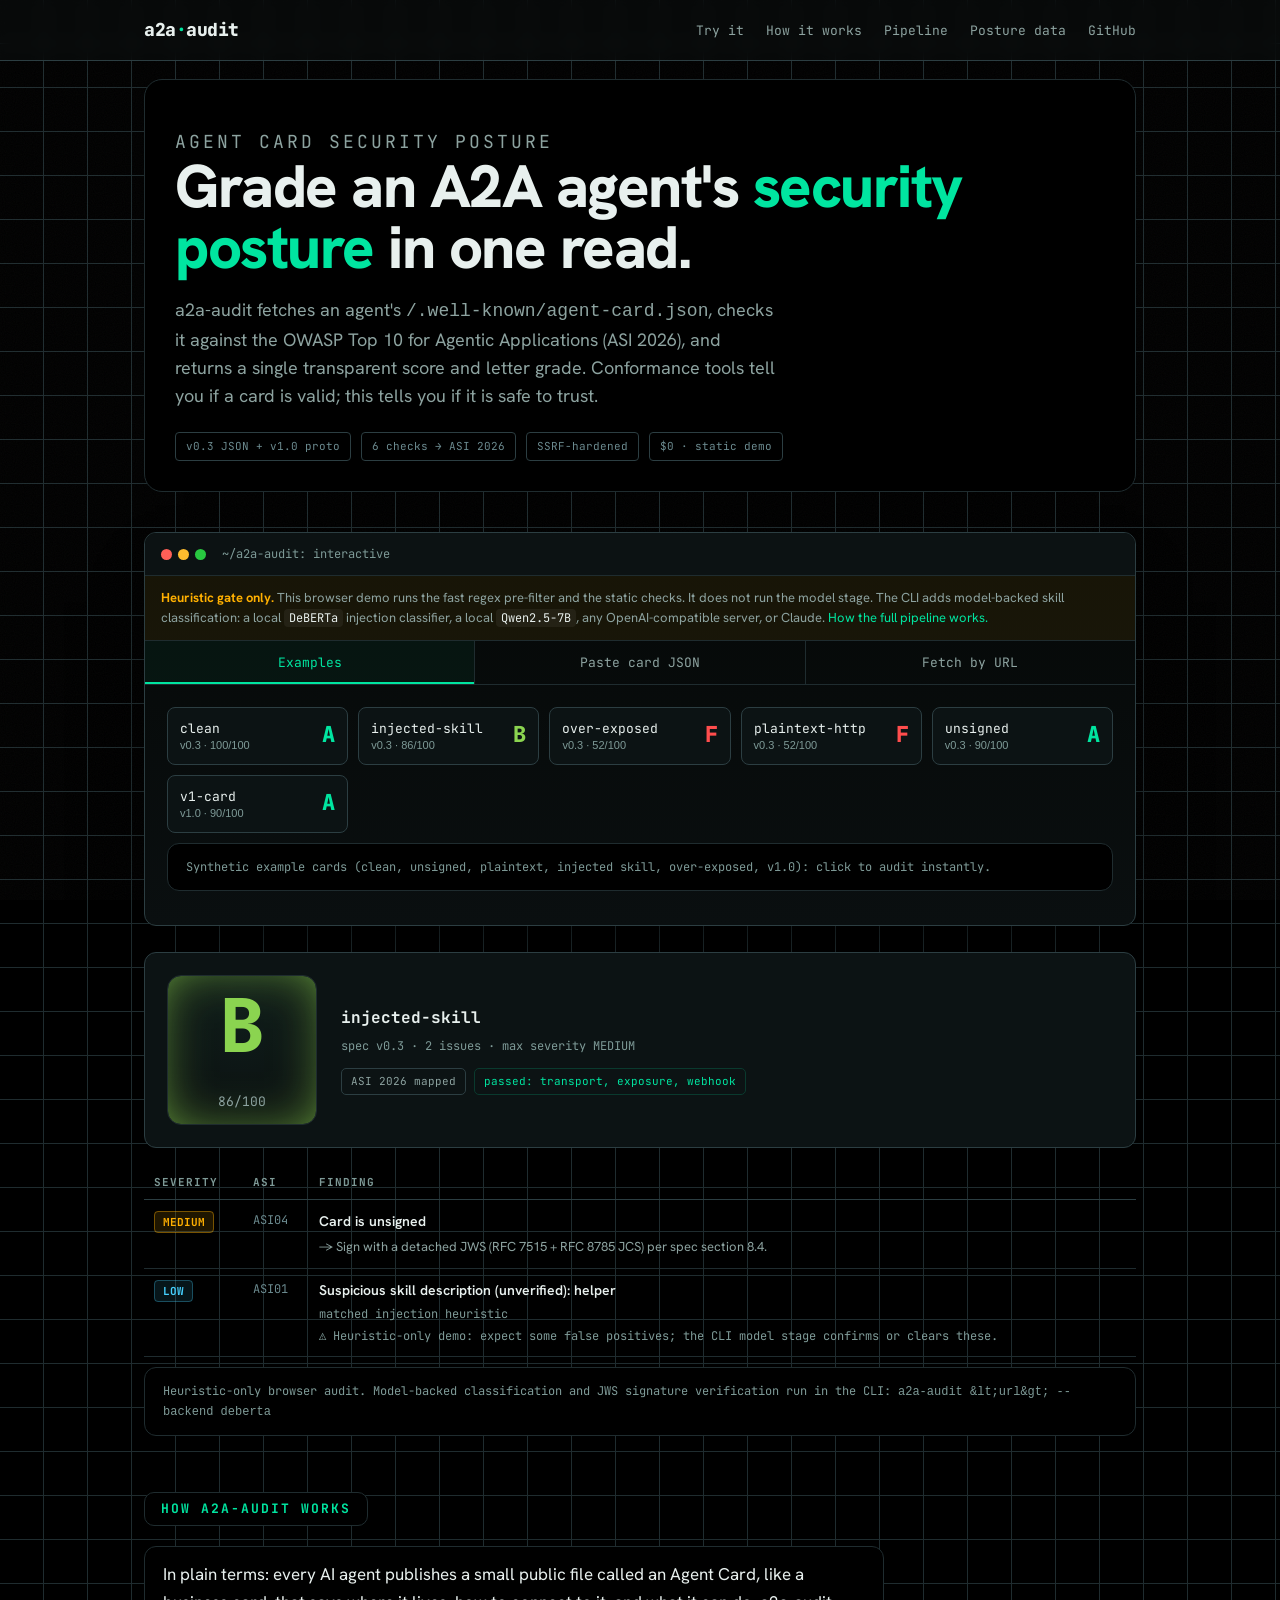
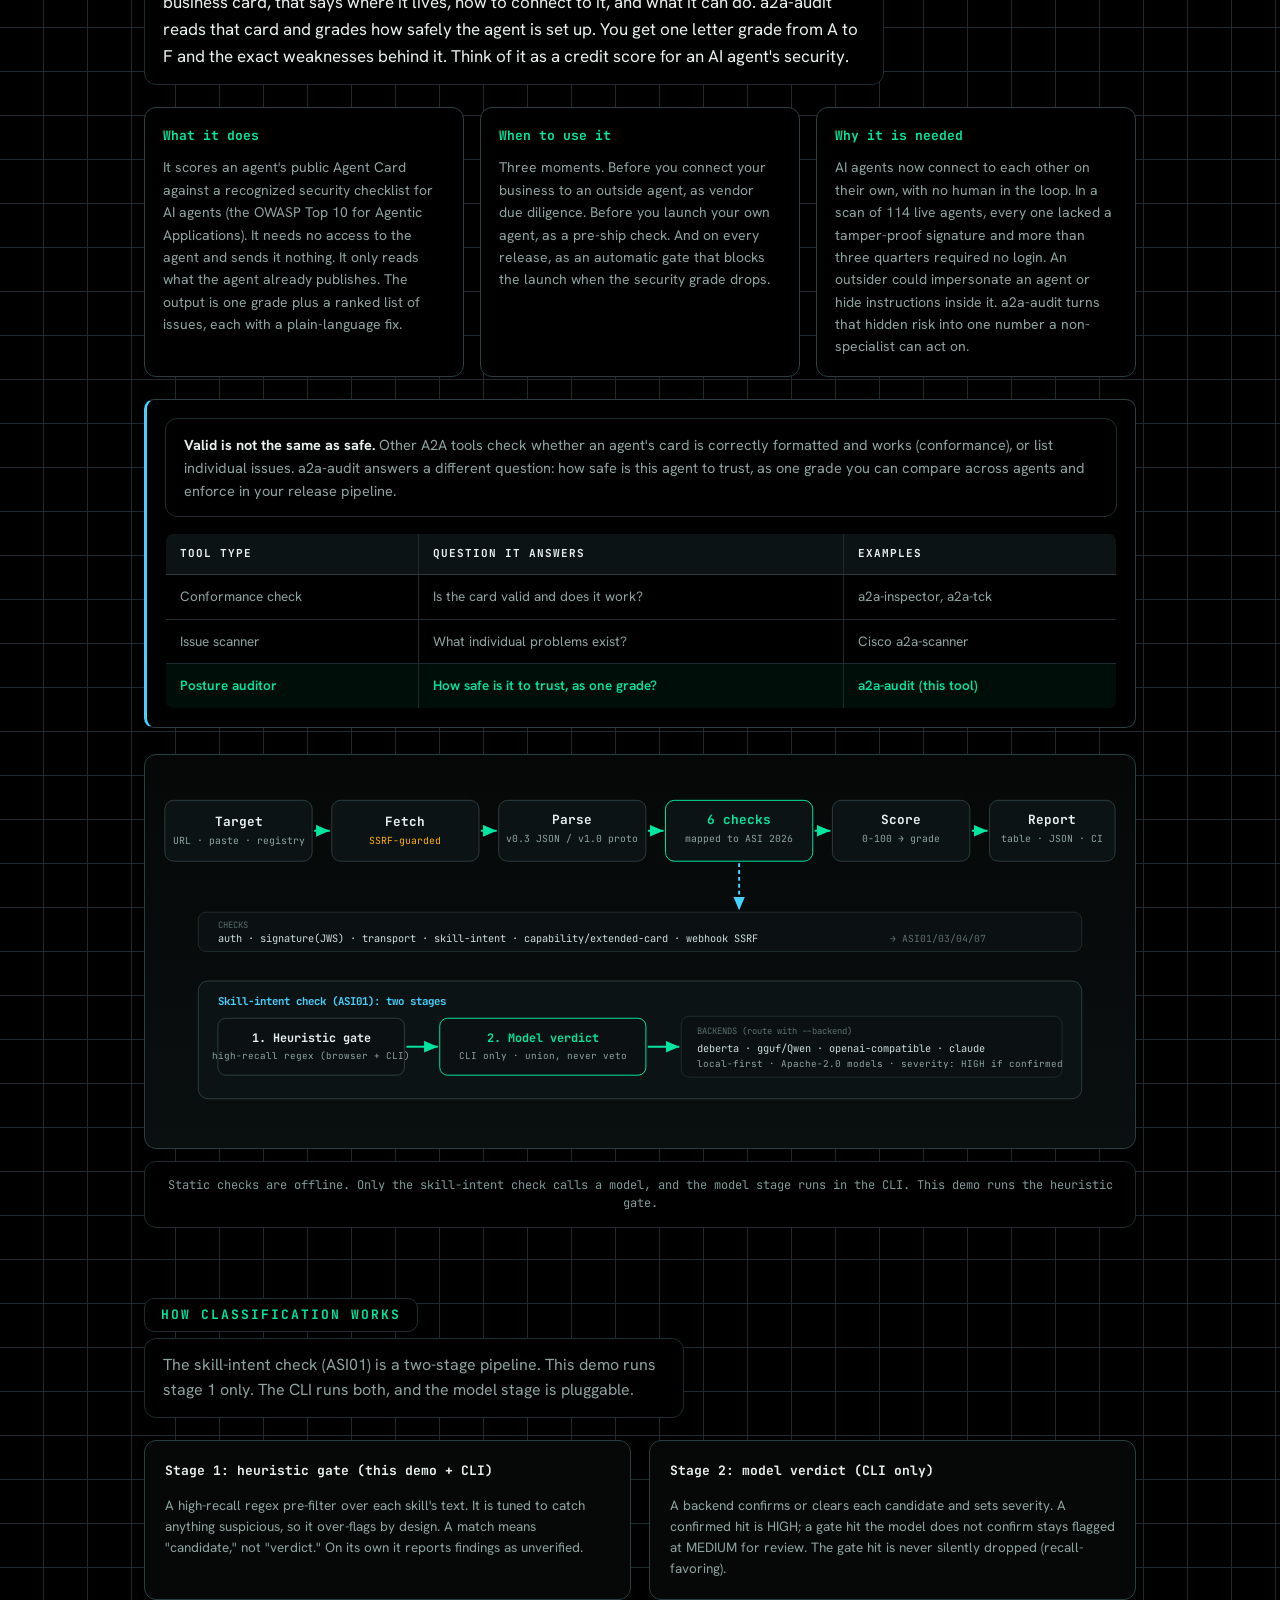
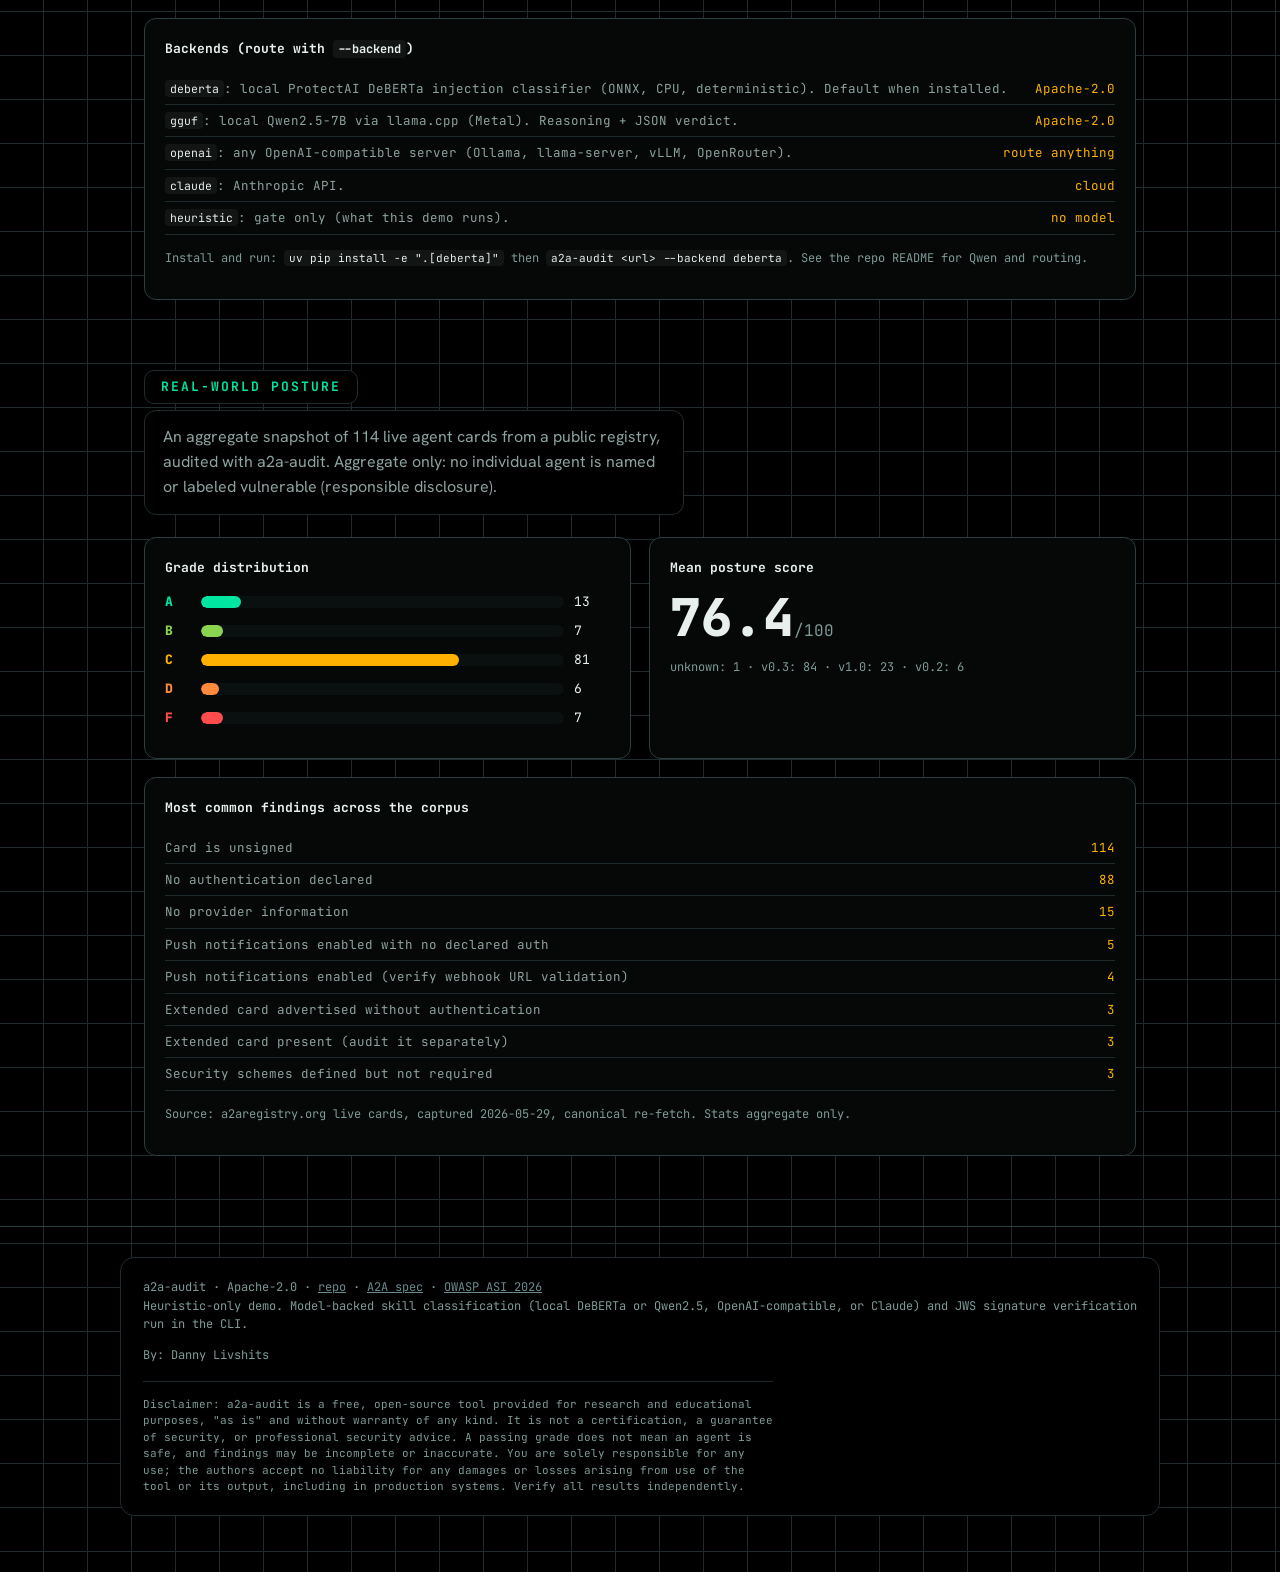
<file: index.html>
<!DOCTYPE html>
<html lang="en">
<head>
  <meta charset="UTF-8" />
  <meta name="viewport" content="width=device-width, initial-scale=1.0" />
  <title>a2a-audit · A2A Agent Card security posture</title>
  <meta name="description" content="Security-posture auditor for A2A Agent Cards, scored against the OWASP Top 10 for Agentic Applications (ASI 2026). Paste a card or pick an example." />
  <link rel="preconnect" href="https://fonts.googleapis.com" />
  <link rel="preconnect" href="https://fonts.gstatic.com" crossorigin />
  <link href="https://fonts.googleapis.com/css2?family=Hanken+Grotesk:wght@400;500;700;800&family=JetBrains+Mono:wght@400;700;800&display=swap" rel="stylesheet" />
  <link rel="stylesheet" href="style.css" />
</head>
<body>
  <header>
    <div class="bar">
      <div class="brand">a2a<span class="dot">·</span>audit</div>
      <nav>
        <a href="#try">Try it</a>
        <a href="#how">How it works</a>
        <a href="#fullstack">Pipeline</a>
        <a href="#posture">Posture data</a>
        <a href="https://github.com/dannyliv/a2a-audit" target="_blank" rel="noopener">GitHub</a>
      </nav>
    </div>
  </header>

  <main class="wrap">
    <section class="hero">
      <p class="kicker">Agent Card security posture</p>
      <h1>Grade an A2A agent's <em>security posture</em> in one read.</h1>
      <p>a2a-audit fetches an agent's <code>/.well-known/agent-card.json</code>, checks it against the OWASP Top 10 for Agentic Applications (ASI 2026), and returns a single transparent score and letter grade. Conformance tools tell you if a card is valid; this tells you if it is safe to trust.</p>
      <div class="meta">
        <span class="tag">v0.3 JSON + v1.0 proto</span>
        <span class="tag">6 checks → ASI 2026</span>
        <span class="tag">SSRF-hardened</span>
        <span class="tag">$0 · static demo</span>
      </div>
    </section>

    <div class="console" id="try">
      <div class="console-top">
        <div class="dots"><i></i><i></i><i></i></div>
        <span class="path">~/a2a-audit: interactive</span>
      </div>
      <div class="demo-banner">
        <strong>Heuristic gate only.</strong> This browser demo runs the fast regex pre-filter and the static checks. It does not run the model stage. The CLI adds model-backed skill classification: a local <span class="mono">DeBERTa</span> injection classifier, a local <span class="mono">Qwen2.5-7B</span>, any OpenAI-compatible server, or Claude. <a href="#fullstack">How the full pipeline works.</a>
      </div>
      <div class="tabs">
        <button class="active" data-pane="examples">Examples</button>
        <button data-pane="paste">Paste card JSON</button>
        <button data-pane="url">Fetch by URL</button>
      </div>
      <div class="panel-body">
        <div class="pane active" id="pane-examples">
          <div class="examples" id="examples"></div>
          <p class="hint">Synthetic example cards (clean, unsigned, plaintext, injected skill, over-exposed, v1.0): click to audit instantly.</p>
        </div>
        <div class="pane" id="pane-paste">
          <div class="preset">
            <label for="jsonPreset">Pre-tested card JSON <span class="precalc-tag">pre-calculated</span></label>
            <select id="jsonPreset"><option value="">Pick one of <span id="jsonCount">…</span> real agent cards…</option></select>
          </div>
          <textarea id="pasteBox" placeholder='Or paste an Agent Card JSON here, e.g. {"name":"My Agent","url":"https://...","skills":[...]}'></textarea>
          <div class="row"><button class="run precomp" id="showPrecompJson" disabled>Show pre-computed score</button> <button class="run" id="runPaste">Audit card (heuristic, live)</button></div>
          <p class="hint">Pick a pre-tested card, then click "Show pre-computed score" for a result pre-computed on-device with the full DeBERTa classifier. Pasting your own and clicking "Audit card" runs the heuristic gate live in your browser. Nothing is uploaded. Note: the browser demo only uses the heuristic gate; download and install the full version to run the classifiers.</p>
        </div>
        <div class="pane" id="pane-url">
          <div class="preset">
            <label for="urlPreset">Pre-tested agent URL <span class="precalc-tag">pre-calculated</span></label>
            <select id="urlPreset"><option value="">Pick one of the pre-tested agent URLs…</option></select>
          </div>
          <input type="text" id="urlBox" placeholder="Or enter: example-agent.com  /  https://example-agent.com/.well-known/agent-card.json" />
          <div class="row"><button class="run precomp" id="showPrecompUrl" disabled>Show pre-computed score</button> <button class="run" id="runUrl">Fetch &amp; audit (heuristic, live)</button></div>
          <p class="hint">Pick a pre-tested URL, then click "Show pre-computed score" for an on-device full-classifier result (no live fetch). Entering your own and clicking "Fetch & audit" attempts a live browser fetch (often blocked by CORS); if it fails, use Paste or the CLI.</p>
        </div>
      </div>
    </div>

    <div id="result"></div>

    <section class="diagram-wrap" id="how">
      <h2 class="sec">How a2a-audit works</h2>

      <div class="exec">
        <p class="exec-lead">In plain terms: every AI agent publishes a small public file called an Agent Card, like a business card, that says where it lives, how to connect to it, and what it can do. a2a-audit reads that card and grades how safely the agent is set up. You get one letter grade from A to F and the exact weaknesses behind it. Think of it as a credit score for an AI agent's security.</p>
        <div class="exec-grid">
          <div class="exec-card">
            <h3>What it does</h3>
            <p>It scores an agent's public Agent Card against a recognized security checklist for AI agents (the OWASP Top 10 for Agentic Applications). It needs no access to the agent and sends it nothing. It only reads what the agent already publishes. The output is one grade plus a ranked list of issues, each with a plain-language fix.</p>
          </div>
          <div class="exec-card">
            <h3>When to use it</h3>
            <p>Three moments. Before you connect your business to an outside agent, as vendor due diligence. Before you launch your own agent, as a pre-ship check. And on every release, as an automatic gate that blocks the launch when the security grade drops.</p>
          </div>
          <div class="exec-card">
            <h3>Why it is needed</h3>
            <p>AI agents now connect to each other on their own, with no human in the loop. In a scan of 114 live agents, every one lacked a tamper-proof signature and more than three quarters required no login. An outsider could impersonate an agent or hide instructions inside it. a2a-audit turns that hidden risk into one number a non-specialist can act on.</p>
          </div>
        </div>
        <div class="vs-note">
          <p class="vs-lead"><strong>Valid is not the same as safe.</strong> Other A2A tools check whether an agent's card is correctly formatted and works (conformance), or list individual issues. a2a-audit answers a different question: how safe is this agent to trust, as one grade you can compare across agents and enforce in your release pipeline.</p>
          <table class="vs-table">
            <thead>
              <tr><th>Tool type</th><th>Question it answers</th><th>Examples</th></tr>
            </thead>
            <tbody>
              <tr><td>Conformance check</td><td>Is the card valid and does it work?</td><td>a2a-inspector, a2a-tck</td></tr>
              <tr><td>Issue scanner</td><td>What individual problems exist?</td><td>Cisco a2a-scanner</td></tr>
              <tr class="us-row"><td class="us">Posture auditor</td><td class="us">How safe is it to trust, as one grade?</td><td class="us">a2a-audit (this tool)</td></tr>
            </tbody>
          </table>
        </div>
      </div>

      <div class="diagram-scroll">
        <svg viewBox="0 0 980 380" role="img" aria-label="a2a-audit pipeline: Target, then SSRF-guarded Fetch, then Parse (v0.3 JSON or v1.0 proto), then six checks mapped to OWASP ASI 2026, then Score 0 to 100 and a letter grade, then Report. The skill-intent check adds a two-stage classifier: a heuristic gate then a model backend." class="diagram">
          <defs>
            <marker id="arw" markerWidth="9" markerHeight="9" refX="7" refY="3" orient="auto" markerUnits="strokeWidth">
              <path d="M0,0 L7,3 L0,6 Z" fill="#00e5a0"></path>
            </marker>
            <marker id="arwd" markerWidth="9" markerHeight="9" refX="7" refY="3" orient="auto" markerUnits="strokeWidth">
              <path d="M0,0 L7,3 L0,6 Z" fill="#46d1ff"></path>
            </marker>
          </defs>

          <!-- main pipeline row -->
          <g font-family="'JetBrains Mono', monospace">
            <!-- node template: rect + title + sub -->
            <g>
              <rect x="6" y="36" width="150" height="62" rx="9" fill="#0c1314" stroke="#2c3e42"></rect>
              <text x="81" y="62" fill="#e8f0ee" font-size="13" font-weight="700" text-anchor="middle">Target</text>
              <text x="81" y="80" fill="#8da3a0" font-size="10" text-anchor="middle">URL · paste · registry</text>
            </g>
            <g>
              <rect x="176" y="36" width="150" height="62" rx="9" fill="#0c1314" stroke="#2c3e42"></rect>
              <text x="251" y="62" fill="#e8f0ee" font-size="13" font-weight="700" text-anchor="middle">Fetch</text>
              <text x="251" y="80" fill="#ffb000" font-size="10" text-anchor="middle">SSRF-guarded</text>
            </g>
            <g>
              <rect x="346" y="36" width="150" height="62" rx="9" fill="#0c1314" stroke="#2c3e42"></rect>
              <text x="421" y="60" fill="#e8f0ee" font-size="13" font-weight="700" text-anchor="middle">Parse</text>
              <text x="421" y="78" fill="#8da3a0" font-size="10" text-anchor="middle">v0.3 JSON / v1.0 proto</text>
            </g>
            <g>
              <rect x="516" y="36" width="150" height="62" rx="9" fill="#0c1314" stroke="#00e5a0"></rect>
              <text x="591" y="60" fill="#00e5a0" font-size="13" font-weight="700" text-anchor="middle">6 checks</text>
              <text x="591" y="78" fill="#8da3a0" font-size="10" text-anchor="middle">mapped to ASI 2026</text>
            </g>
            <g>
              <rect x="686" y="36" width="140" height="62" rx="9" fill="#0c1314" stroke="#2c3e42"></rect>
              <text x="756" y="60" fill="#e8f0ee" font-size="13" font-weight="700" text-anchor="middle">Score</text>
              <text x="756" y="78" fill="#8da3a0" font-size="10" text-anchor="middle">0-100 → grade</text>
            </g>
            <g>
              <rect x="846" y="36" width="128" height="62" rx="9" fill="#0c1314" stroke="#2c3e42"></rect>
              <text x="910" y="60" fill="#e8f0ee" font-size="13" font-weight="700" text-anchor="middle">Report</text>
              <text x="910" y="78" fill="#8da3a0" font-size="10" text-anchor="middle">table · JSON · CI</text>
            </g>

            <!-- arrows between main nodes -->
            <line x1="158" y1="67" x2="174" y2="67" stroke="#00e5a0" stroke-width="2" marker-end="url(#arw)"></line>
            <line x1="328" y1="67" x2="344" y2="67" stroke="#00e5a0" stroke-width="2" marker-end="url(#arw)"></line>
            <line x1="498" y1="67" x2="514" y2="67" stroke="#00e5a0" stroke-width="2" marker-end="url(#arw)"></line>
            <line x1="668" y1="67" x2="684" y2="67" stroke="#00e5a0" stroke-width="2" marker-end="url(#arw)"></line>
            <line x1="828" y1="67" x2="844" y2="67" stroke="#00e5a0" stroke-width="2" marker-end="url(#arw)"></line>

            <!-- the 6 checks chips -->
            <g font-size="10" fill="#8da3a0">
              <rect x="40" y="150" width="900" height="40" rx="8" fill="#0b1112" stroke="#1f2c2f"></rect>
              <text x="60" y="166" fill="#5b6f6d" font-size="9">CHECKS</text>
              <text x="60" y="180" fill="#cfe0dd" font-size="10.5">auth · signature(JWS) · transport · skill-intent · capability/extended-card · webhook SSRF</text>
              <text x="745" y="180" fill="#5b6f6d" font-size="10">→ ASI01/03/04/07</text>
            </g>

            <!-- downward arrow from 6 checks to classifier detail -->
            <line x1="591" y1="100" x2="591" y2="148" stroke="#46d1ff" stroke-width="2" stroke-dasharray="4 3" marker-end="url(#arwd)"></line>

            <!-- classifier sub-pipeline -->
            <g>
              <rect x="40" y="220" width="900" height="120" rx="10" fill="#0c1314" stroke="#2c3e42"></rect>
              <text x="60" y="244" fill="#46d1ff" font-size="11" font-weight="700">Skill-intent check (ASI01): two stages</text>

              <rect x="60" y="258" width="190" height="58" rx="8" fill="#0b1112" stroke="#2c3e42"></rect>
              <text x="155" y="282" fill="#e8f0ee" font-size="12" font-weight="700" text-anchor="middle">1. Heuristic gate</text>
              <text x="155" y="300" fill="#8da3a0" font-size="9.5" text-anchor="middle">high-recall regex (browser + CLI)</text>

              <line x1="252" y1="287" x2="284" y2="287" stroke="#00e5a0" stroke-width="2" marker-end="url(#arw)"></line>

              <rect x="286" y="258" width="210" height="58" rx="8" fill="#0b1112" stroke="#00e5a0"></rect>
              <text x="391" y="282" fill="#00e5a0" font-size="12" font-weight="700" text-anchor="middle">2. Model verdict</text>
              <text x="391" y="300" fill="#8da3a0" font-size="9.5" text-anchor="middle">CLI only · union, never veto</text>

              <line x1="498" y1="287" x2="530" y2="287" stroke="#00e5a0" stroke-width="2" marker-end="url(#arw)"></line>

              <g font-size="10.5">
                <rect x="532" y="256" width="388" height="62" rx="8" fill="#0b1112" stroke="#1f2c2f"></rect>
                <text x="548" y="274" fill="#5b6f6d" font-size="9">BACKENDS (route with --backend)</text>
                <text x="548" y="292" fill="#cfe0dd">deberta · gguf/Qwen · openai-compatible · claude</text>
                <text x="548" y="308" fill="#8da3a0" font-size="9.5">local-first · Apache-2.0 models · severity: HIGH if confirmed</text>
              </g>
            </g>
          </g>
        </svg>
      </div>
      <p class="diagram-caption">Static checks are offline. Only the skill-intent check calls a model, and the model stage runs in the CLI. This demo runs the heuristic gate.</p>
    </section>


    <section class="agg" id="fullstack">
      <h2 class="sec">How classification works</h2>
      <p class="lead">The skill-intent check (ASI01) is a two-stage pipeline. This demo runs stage 1 only. The CLI runs both, and the model stage is pluggable.</p>
      <div class="agg-grid">
        <div class="card">
          <h3>Stage 1: heuristic gate (this demo + CLI)</h3>
          <p class="step">A high-recall regex pre-filter over each skill's text. It is tuned to catch anything suspicious, so it over-flags by design. A match means "candidate," not "verdict." On its own it reports findings as unverified.</p>
        </div>
        <div class="card">
          <h3>Stage 2: model verdict (CLI only)</h3>
          <p class="step">A backend confirms or clears each candidate and sets severity. A confirmed hit is HIGH; a gate hit the model does not confirm stays flagged at MEDIUM for review. The gate hit is never silently dropped (recall-favoring).</p>
        </div>
        <div class="card" style="grid-column:1/-1">
          <h3>Backends (route with <span class="mono">--backend</span>)</h3>
          <ul class="findfreq">
            <li><span><span class="mono">deberta</span>: local ProtectAI DeBERTa injection classifier (ONNX, CPU, deterministic). Default when installed.</span><span class="n">Apache-2.0</span></li>
            <li><span><span class="mono">gguf</span>: local Qwen2.5-7B via llama.cpp (Metal). Reasoning + JSON verdict.</span><span class="n">Apache-2.0</span></li>
            <li><span><span class="mono">openai</span>: any OpenAI-compatible server (Ollama, llama-server, vLLM, OpenRouter).</span><span class="n">route anything</span></li>
            <li><span><span class="mono">claude</span>: Anthropic API.</span><span class="n">cloud</span></li>
            <li><span><span class="mono">heuristic</span>: gate only (what this demo runs).</span><span class="n">no model</span></li>
          </ul>
          <p class="disclosure">Install and run: <span class="mono">uv pip install -e ".[deberta]"</span> then <span class="mono">a2a-audit &lt;url&gt; --backend deberta</span>. See the repo README for Qwen and routing.</p>
        </div>
      </div>
    </section>

    <section class="agg" id="posture">
      <h2 class="sec">Real-world posture</h2>
      <p class="lead">An aggregate snapshot of <span id="agg-n">-</span> live agent cards from a public registry, audited with a2a-audit. Aggregate only: no individual agent is named or labeled vulnerable (responsible disclosure).</p>
      <div class="agg-grid">
        <div class="card">
          <h3>Grade distribution</h3>
          <div class="bars" id="agg-bars"></div>
        </div>
        <div class="card">
          <h3>Mean posture score</h3>
          <div class="statbig" id="agg-mean">-</div>
          <p class="disclosure" id="agg-specs"></p>
        </div>
        <div class="card" style="grid-column:1/-1">
          <h3>Most common findings across the corpus</h3>
          <ul class="findfreq" id="agg-freq"></ul>
          <p class="disclosure">Source: a2aregistry.org live cards, captured 2026-05-29, canonical re-fetch. Stats aggregate only.</p>
        </div>
      </div>
    </section>
  </main>

  <footer>
    <div class="wrap">
      a2a-audit · Apache-2.0 ·
      <a href="https://github.com/dannyliv/a2a-audit" target="_blank" rel="noopener">repo</a> ·
      <a href="https://a2a-protocol.org/latest/specification/" target="_blank" rel="noopener">A2A spec</a> ·
      <a href="https://genai.owasp.org/resource/owasp-top-10-for-agentic-applications-for-2026/" target="_blank" rel="noopener">OWASP ASI 2026</a><br />
      Heuristic-only demo. Model-backed skill classification (local DeBERTa or Qwen2.5, OpenAI-compatible, or Claude) and JWS signature verification run in the CLI.
      <p class="by-line">By: Danny Livshits</p>
      <p class="disclaimer-note">Disclaimer: a2a-audit is a free, open-source tool provided for research and educational purposes, "as is" and without warranty of any kind. It is not a certification, a guarantee of security, or professional security advice. A passing grade does not mean an agent is safe, and findings may be incomplete or inaccurate. You are solely responsible for any use; the authors accept no liability for any damages or losses arising from use of the tool or its output, including in production systems. Verify all results independently.</p>
    </div>
  </footer>

  <script src="app.js"></script>
</body>
</html>
</file>
<file: style.css>
/* a2a-audit demo - security-console aesthetic */
:root {
  --bg: #000;
  --bg-soft: #0a0f10;
  --panel: #050807;
  --line: #1f2c2f;
  --line-bright: #2c3e42;
  --ink: #e8f0ee;
  --ink-dim: #8da3a0;
  --ink-faint: #7e9a97;
  --green: #00e5a0;
  --green-deep: #0a3a2e;
  --amber: #ffb000;
  --red: #ff4d4d;
  --cyan: #46d1ff;
  --steel: #6b8a8f;
  --grade-a: #00e5a0;
  --grade-b: #8bd450;
  --grade-c: #ffb000;
  --grade-d: #ff8a3d;
  --grade-f: #ff4d4d;
  --mono: "JetBrains Mono", ui-monospace, "SF Mono", Menlo, monospace;
  --sans: "Hanken Grotesk", system-ui, sans-serif;
}

* { box-sizing: border-box; }

html { scroll-behavior: smooth; }

body {
  margin: 0;
  background: var(--bg);
  color: var(--ink);
  font-family: var(--sans);
  line-height: 1.55;
  background-image:
    linear-gradient(var(--line) 1px, transparent 1px),
    linear-gradient(90deg, var(--line) 1px, transparent 1px);
  background-size: 44px 44px;
  background-position: -1px -1px;
}

/* grain overlay */
body::before {
  content: "";
  position: fixed;
  inset: 0;
  pointer-events: none;
  z-index: 1;
  opacity: 0.035;
  background-image: url("data:image/svg+xml,%3Csvg xmlns='http://www.w3.org/2000/svg' width='120' height='120'%3E%3Cfilter id='n'%3E%3CfeTurbulence type='fractalNoise' baseFrequency='0.9' numOctaves='2'/%3E%3C/filter%3E%3Crect width='100%25' height='100%25' filter='url(%23n)'/%3E%3C/svg%3E");
}

.wrap { max-width: 1040px; margin: 0 auto; padding: 0 24px; position: relative; z-index: 2; }

/* header */
header { border-bottom: 1px solid var(--line-bright); background: rgba(10,13,14,0.7); backdrop-filter: blur(6px); position: sticky; top: 0; z-index: 10; }
.bar { display: flex; align-items: center; justify-content: space-between; padding: 16px 24px; max-width: 1040px; margin: 0 auto; }
.brand { font-family: var(--mono); font-weight: 800; letter-spacing: -0.5px; font-size: 18px; }
.brand .dot { color: var(--green); }
.chip { font-family: var(--mono); font-size: 11px; color: var(--green); border: 1px solid var(--green-deep); background: rgba(0,229,160,0.06); padding: 4px 9px; border-radius: 999px; }
.bar nav a { color: var(--ink-dim); text-decoration: none; font-size: 13px; margin-left: 18px; font-family: var(--mono); }
.bar nav a:hover { color: var(--green); }

/* hero */
.hero { padding: 70px 0 30px; }
.kicker { font-family: var(--mono); color: var(--green); font-size: 12px; letter-spacing: 3px; text-transform: uppercase; margin: 0 0 14px; }
.hero h1 { font-size: clamp(34px, 6vw, 60px); line-height: 1.02; margin: 0 0 18px; letter-spacing: -1.5px; font-weight: 800; }
.hero h1 em { font-style: normal; color: var(--green); }
.hero p { color: var(--ink-dim); font-size: 18px; max-width: 60ch; margin: 0; }
.hero .meta { margin-top: 22px; display: flex; gap: 10px; flex-wrap: wrap; }
.tag { font-family: var(--mono); font-size: 11px; color: var(--steel); border: 1px solid var(--line-bright); padding: 5px 10px; border-radius: 4px; }

/* executive explainer */
.exec { margin: 14px 0 26px; }
.exec-lead { font-size: 17px; line-height: 1.6; color: var(--ink); max-width: 74ch; margin: 0 0 22px; background: #000; border: 1px solid var(--line-bright); border-radius: 10px; padding: 16px 18px; }
.exec-grid { display: grid; grid-template-columns: repeat(3, 1fr); gap: 16px; }
.exec-card { border: 1px solid var(--line-bright); border-radius: 12px; padding: 18px; background: #000; }
.exec-card h3 { margin: 0 0 10px; font-family: var(--mono); font-size: 13px; color: var(--green); font-weight: 700; }
.exec-card p { margin: 0; font-size: 14px; line-height: 1.6; color: var(--ink-dim); }
.vs-note { margin-top: 22px; border: 1px solid var(--line-bright); border-left: 3px solid var(--cyan); border-radius: 10px; padding: 18px; background: #000; font-size: 14.5px; line-height: 1.6; color: var(--ink-dim); }
.vs-note strong { color: var(--ink); }
.vs-lead { margin: 0 0 16px; }
.vs-table { width: 100%; border-collapse: collapse; margin-top: 4px; font-size: 13.5px; background: #000; border: 1px solid var(--line-bright); border-radius: 8px; overflow: hidden; }
.vs-table th { text-align: left; font-family: var(--mono); font-size: 11px; text-transform: uppercase; letter-spacing: 1px; color: var(--ink); padding: 11px 14px; background: #0c1314; border-bottom: 1px solid var(--line-bright); }
.vs-table th + th, .vs-table td + td { border-left: 1px solid var(--line); }
.vs-table td { padding: 11px 14px; border-bottom: 1px solid var(--line); color: var(--ink-dim); vertical-align: top; }
.vs-table tbody tr:last-child td { border-bottom: none; }
.vs-table tr.us-row { background: rgba(0,229,160,0.06); }
.vs-table td.us { color: var(--green); font-weight: 600; }
@media (max-width: 720px) { .exec-grid { grid-template-columns: 1fr; } }

/* diagram */
.diagram-wrap { margin: 56px 0 10px; }
.diagram-scroll { overflow-x: auto; border: 1px solid var(--line-bright); border-radius: 12px; background: linear-gradient(180deg, var(--panel), var(--bg-soft)); padding: 10px 14px; }
.diagram { width: 100%; min-width: 680px; height: auto; display: block; }
@media (max-width: 560px) { .diagram-scroll { margin: 0 -24px; border-radius: 0; border-left: none; border-right: none; } }
.diagram-caption { color: var(--ink-faint); font-family: var(--mono); font-size: 12px; margin-top: 12px; }

/* console / app */
.console { border: 1px solid var(--line-bright); border-radius: 12px; background: linear-gradient(180deg, var(--panel), var(--bg-soft)); margin-top: 40px; overflow: hidden; box-shadow: 0 30px 80px -40px rgba(0,0,0,0.9); }
.console-top { display: flex; align-items: center; gap: 8px; padding: 12px 16px; border-bottom: 1px solid var(--line); background: #0c1213; }
.console-top .dots { display: flex; gap: 6px; }
.console-top .dots i { width: 11px; height: 11px; border-radius: 50%; display: block; }
.dots i:nth-child(1){ background:#ff5f57; } .dots i:nth-child(2){ background:#febc2e; } .dots i:nth-child(3){ background:#28c840; }
.console-top .path { font-family: var(--mono); font-size: 12px; color: var(--ink-faint); margin-left: 8px; }

.demo-banner { padding: 12px 16px; border-bottom: 1px solid var(--line); background: rgba(255,176,0,0.07); color: var(--ink-dim); font-size: 13px; line-height: 1.5; }
.demo-banner strong { color: var(--amber); }
.demo-banner a { color: var(--green); text-decoration: none; }
.demo-banner a:hover { text-decoration: underline; }
.mono { font-family: var(--mono); font-size: 0.92em; color: var(--ink); background: rgba(255,255,255,0.05); padding: 1px 5px; border-radius: 4px; }
.step { color: var(--ink-dim); font-size: 13.5px; margin: 0; line-height: 1.55; }

.tabs { display: flex; border-bottom: 1px solid var(--line); }
.tabs button { flex: 1; background: none; border: none; border-right: 1px solid var(--line); color: var(--ink-dim); font-family: var(--mono); font-size: 13px; padding: 13px; cursor: pointer; transition: 0.15s; }
.tabs button:last-child { border-right: none; }
.tabs button:hover { color: var(--ink); background: rgba(255,255,255,0.02); }
.tabs button.active { color: var(--green); background: rgba(0,229,160,0.05); box-shadow: inset 0 -2px 0 var(--green); }
.tabs button:focus-visible { outline: 2px solid var(--green); outline-offset: -2px; }
.bar nav a:focus-visible, .ex:focus-visible, select:focus-visible, button.run:focus-visible { outline: 2px solid var(--green); outline-offset: 2px; }

.panel-body { padding: 22px; }
.pane { display: none; }
.pane.active { display: block; animation: fade 0.3s ease; }
@keyframes fade { from { opacity: 0; transform: translateY(6px);} to {opacity:1; transform:none;} }

.examples { display: grid; grid-template-columns: repeat(auto-fill, minmax(150px,1fr)); gap: 10px; }
.ex { text-align: left; background: #0c1314; border: 1px solid var(--line-bright); border-radius: 8px; padding: 12px; cursor: pointer; transition: 0.15s; color: var(--ink); }
.ex:hover { border-color: var(--green); transform: translateY(-2px); }
.ex .nm { font-family: var(--mono); font-size: 13px; }
.ex .gd { font-family: var(--mono); font-weight: 800; font-size: 22px; float: right; }
.ex small { color: var(--ink-faint); font-size: 11px; }

.preset { margin-bottom: 16px; }
.preset label { display: block; font-family: var(--mono); font-size: 12px; color: var(--ink-dim); margin-bottom: 6px; }
.precalc-tag { background: rgba(70,209,255,0.12); color: var(--cyan); border: 1px solid rgba(70,209,255,0.35); border-radius: 4px; padding: 1px 6px; font-size: 10px; margin-left: 6px; }
select { width: 100%; background: #0a0f10; border: 1px solid var(--line-bright); color: var(--ink); font-family: var(--mono); font-size: 13px; border-radius: 8px; padding: 11px 12px; cursor: pointer; }
select:focus { outline: none; border-color: var(--cyan); box-shadow: 0 0 0 3px rgba(70,209,255,0.12); }
.precalc-badge { display: inline-block; background: rgba(70,209,255,0.12); color: var(--cyan); border: 1px solid rgba(70,209,255,0.35); border-radius: 5px; padding: 3px 9px; font-family: var(--mono); font-size: 11px; margin-top: 8px; }

textarea, input[type=text] { width: 100%; background: #0a0f10; border: 1px solid var(--line-bright); color: var(--ink); font-family: var(--mono); font-size: 13px; border-radius: 8px; padding: 12px; resize: vertical; }
textarea { min-height: 200px; }
textarea:focus, input:focus { outline: none; border-color: var(--green); box-shadow: 0 0 0 3px rgba(0,229,160,0.12); }
.row { display: flex; gap: 10px; margin-top: 12px; }
button.run { background: var(--green); color: #04150f; border: none; font-family: var(--mono); font-weight: 700; padding: 12px 22px; border-radius: 8px; cursor: pointer; font-size: 14px; }
button.run:hover { filter: brightness(1.1); }
button.run:disabled { opacity: 0.5; cursor: not-allowed; filter: none; }
button.ghost { background: none; color: var(--ink-dim); border: 1px solid var(--line-bright); border-radius: 8px; padding: 12px 16px; font-family: var(--mono); cursor: pointer; }
.hint { color: var(--ink-faint); font-size: 12px; margin-top: 10px; font-family: var(--mono); }

/* result */
#result { margin-top: 26px; }
.scorecard { display: grid; grid-template-columns: 150px 1fr; gap: 24px; align-items: center; border: 1px solid var(--line-bright); border-radius: 12px; padding: 22px; background: #0c1314; }
.grade-dial { aspect-ratio: 1; border-radius: 14px; display: grid; place-items: center; position: relative; border: 1px solid var(--line); background: radial-gradient(circle at 50% 30%, #0f1c1a, #0a0d0e); }
.grade-dial .g { font-family: var(--mono); font-weight: 800; font-size: 74px; line-height: 1; }
.grade-dial .s { font-family: var(--mono); font-size: 13px; color: var(--ink-dim); margin-top: 4px; }
.sc-meta h3 { margin: 0 0 6px; font-family: var(--mono); font-size: 16px; word-break: break-all; }
.sc-meta .sub { color: var(--ink-faint); font-family: var(--mono); font-size: 12px; }
.sc-meta .pills { margin-top: 12px; display: flex; gap: 8px; flex-wrap: wrap; }
.pill { font-family: var(--mono); font-size: 11px; padding: 4px 9px; border-radius: 5px; border: 1px solid var(--line-bright); color: var(--ink-dim); }
.pill.pass { color: var(--green); border-color: var(--green-deep); }

table.findings { width: 100%; border-collapse: collapse; margin-top: 18px; font-size: 14px; }
table.findings th { text-align: left; font-family: var(--mono); font-size: 11px; color: var(--ink-faint); text-transform: uppercase; letter-spacing: 1px; padding: 8px 10px; border-bottom: 1px solid var(--line-bright); }
table.findings td { padding: 11px 10px; border-bottom: 1px solid var(--line); vertical-align: top; }
.sev { font-family: var(--mono); font-size: 11px; font-weight: 700; padding: 3px 8px; border-radius: 4px; white-space: nowrap; }
.sev.CRITICAL { background: var(--red); color: #1a0000; }
.sev.HIGH { background: rgba(255,77,77,0.15); color: var(--red); border: 1px solid var(--red); }
.sev.MEDIUM { background: rgba(255,176,0,0.12); color: var(--amber); border: 1px solid rgba(255,176,0,0.4); }
.sev.LOW { background: rgba(70,209,255,0.1); color: var(--cyan); border: 1px solid rgba(70,209,255,0.3); }
.sev.INFO { background: rgba(255,255,255,0.05); color: var(--ink-dim); }
.asi { font-family: var(--mono); font-size: 12px; color: var(--steel); white-space: nowrap; }
.f-title { font-weight: 600; }
.f-ev { font-family: var(--mono); font-size: 12px; color: var(--ink-faint); margin-top: 3px; word-break: break-word; }
.f-fix { font-size: 13px; color: var(--ink-dim); margin-top: 4px; }
.err { color: var(--red); font-family: var(--mono); font-size: 13px; padding: 14px; border: 1px solid var(--red); border-radius: 8px; background: rgba(255,77,77,0.06); }

/* aggregate */
section.agg { margin: 70px 0; }
h2.sec { font-family: var(--mono); font-size: 13px; letter-spacing: 2px; text-transform: uppercase; color: var(--green); margin: 0 0 6px; }
.agg .lead { color: var(--ink-dim); margin: 0 0 22px; max-width: 60ch; }
.agg-grid { display: grid; grid-template-columns: 1fr 1fr; gap: 18px; }
.card { border: 1px solid var(--line-bright); border-radius: 12px; padding: 20px; background: var(--panel); }
.card h3 { margin: 0 0 14px; font-family: var(--mono); font-size: 13px; color: var(--ink); font-weight: 700; }
.bars .b { display: grid; grid-template-columns: 26px 1fr 36px; align-items: center; gap: 10px; margin-bottom: 9px; font-family: var(--mono); font-size: 13px; }
.bars .track { height: 12px; background: #0a0f10; border-radius: 6px; overflow: hidden; }
.bars .fill { height: 100%; border-radius: 6px; }
.statbig { font-family: var(--mono); font-size: 52px; font-weight: 800; line-height: 1; }
.statbig small { font-size: 16px; color: var(--ink-faint); font-weight: 400; }
.findfreq li { font-family: var(--mono); font-size: 12.5px; color: var(--ink-dim); display: flex; justify-content: space-between; padding: 6px 0; border-bottom: 1px solid var(--line); }
.findfreq { list-style: none; padding: 0; margin: 0; }
.findfreq .n { color: var(--amber); }
.disclosure { font-size: 12px; color: var(--ink-faint); margin-top: 14px; font-family: var(--mono); }

footer { border-top: 1px solid var(--line-bright); padding: 30px 0 60px; margin-top: 60px; color: var(--ink-faint); font-family: var(--mono); font-size: 12px; }
footer a { color: var(--steel); }
footer a:hover { color: var(--green); }
.disclaimer-note { margin: 16px 0 0; padding-top: 14px; border-top: 1px solid var(--line); color: var(--ink-faint); font-size: 11px; line-height: 1.5; max-width: 90ch; }

@media (max-width: 720px) {
  .agg-grid { grid-template-columns: 1fr; }
  .scorecard { grid-template-columns: 1fr; }
  .grade-dial { max-width: 150px; }
  .bar nav { display: none; }
}


/* ---- blue pre-computed button (distinct from the green live-audit button) ---- */
.run.precomp{background:var(--cyan);color:#001018}
.run.precomp:hover:not(:disabled){filter:brightness(1.1)}

/* ---- readability: lift every loose text block off the background glow ---- */
/* The body has soft radial glows; text sitting directly on them is harder to */
/* read. Wrap each loose text element in a solid black box so nothing bleeds   */
/* through behind the words. Cards/console/result already sit on solid panels. */
.hero{background:#000;border:1px solid var(--line);border-radius:18px;padding:48px 30px 30px;margin-top:18px}
.sec{background:#000;display:inline-block;padding:6px 16px;border-radius:10px;border:1px solid var(--line)}
.exec-lead,.vs-lead,.lead,.diagram-caption,.hint{background:#000;border:1px solid var(--line);border-radius:12px;padding:14px 18px}
.diagram-caption{display:block;text-align:center}
footer .wrap{background:#000;border:1px solid var(--line);border-radius:14px;padding:20px 22px}

/* red banner above every live heuristic-only audit result */
.live-warning{background:#000;border:1px solid var(--red);border-left:3px solid var(--red);border-radius:10px;color:var(--red);font-size:13px;line-height:1.5;padding:12px 16px;margin-bottom:16px;font-family:var(--mono)}
</file>
